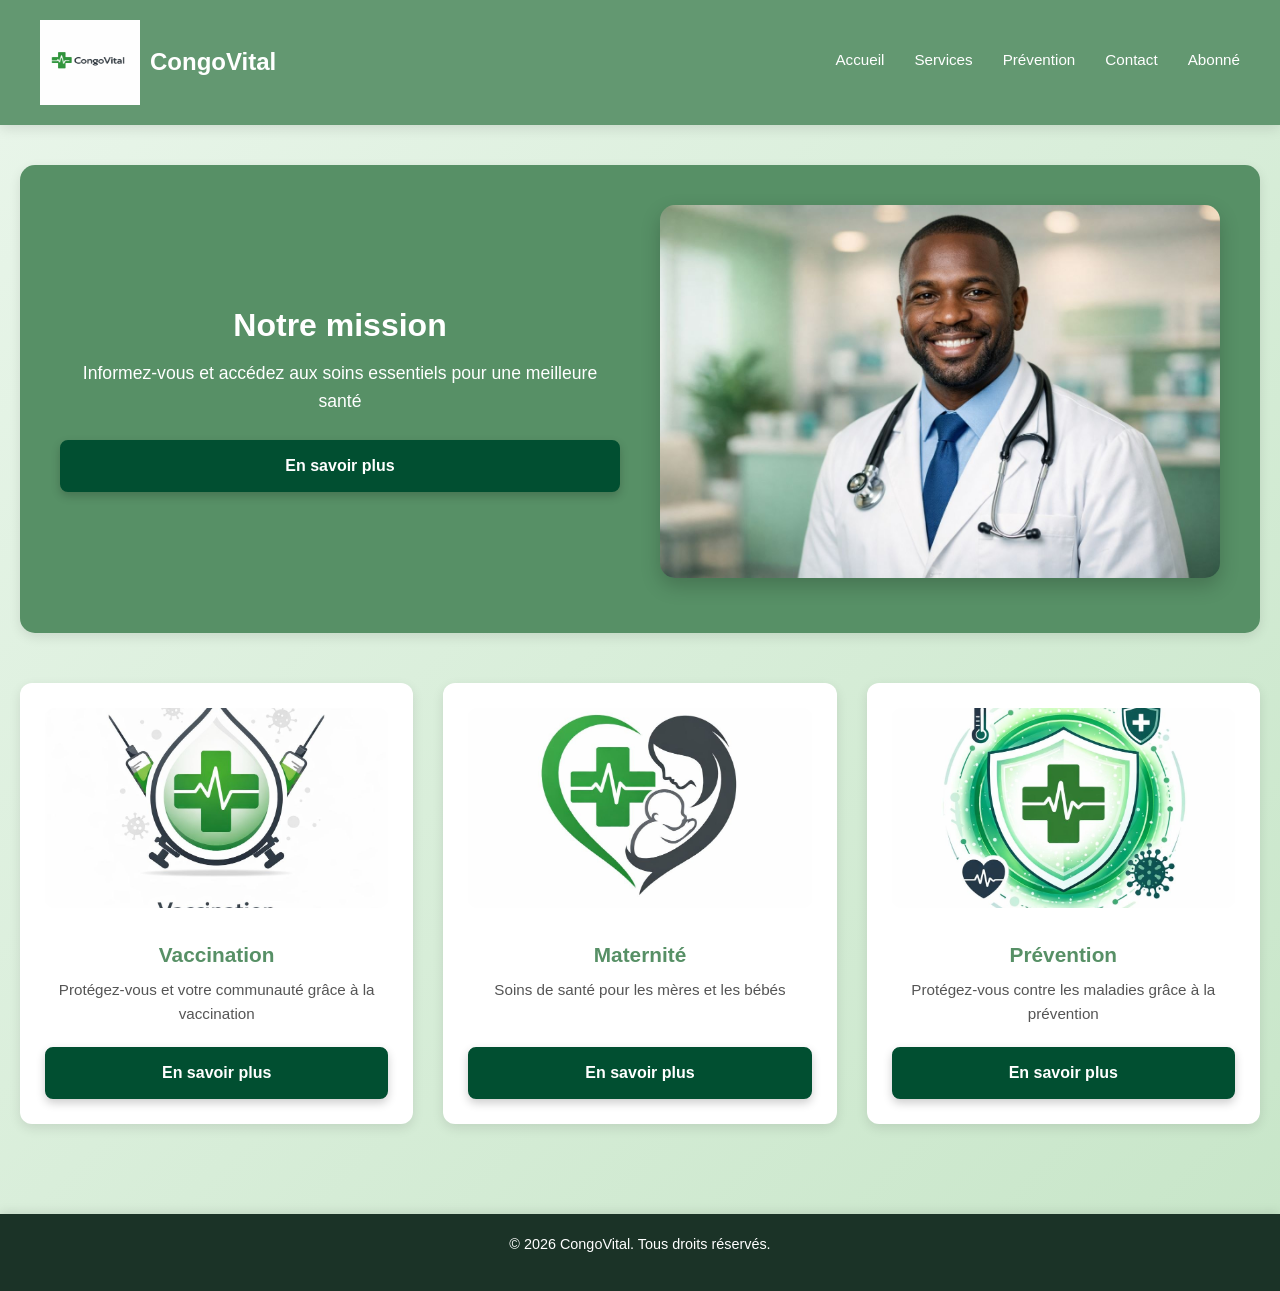
<file: code/index.html>
<!DOCTYPE html>
<html lang="fr">
<head>
    <meta charset="UTF-8">
    <meta name="viewport" content="width=device-width, initial-scale=1.0">
    <title>CongoVital - Santé Congo</title>
    <link href="https://cdnjs.cloudflare.com/ajax/libs/bootstrap/5.3.0/css/bootstrap.min.css" rel="stylesheet">
    <link rel="stylesheet" href="./frontend/css/common.css">
    <link rel="stylesheet" href="./frontend/css/index.css">
</head>
<body>
    <header>
        <div class="logo">
            <img src="./photos/logo.jpg" alt="Logo CongoVital" width="100px" height="85px">
            <h1>CongoVital</h1>
        </div>
        <nav class="navi">
            <ul>
                <li><a href="./index.html">Accueil</a></li>
                <li><a href="./frontend/html/services.html">Services</a></li>
                <li><a href="./frontend/html/prevention.html">Prévention</a></li>
                <li><a href="./frontend/html/contact.html">Contact</a></li>
                <li><a href="./frontend/html/abonne.html">Abonné</a></li>
            </ul>
        </nav>
    </header>

    <main>
        <section class="hero" id="accueil">
            <div class="hero-content">
                <h2>Notre mission </h2>
                <p>Informez-vous et accédez aux soins essentiels pour une meilleure santé</p>
                <a href="#services" class="btn">En savoir plus</a>
            </div>
            <div class="hero-image">
                <img src="./photos/docteur.jpg" alt="Médecin">
            </div>
        </section>

        <section class="services" id="services">
            <article class="service-card">
                <img src="./photos/vaccination.jpg" alt="Vaccination">
                <h2>Vaccination</h2>
                <p>Protégez-vous et votre communauté grâce à la vaccination</p>
                <a href="./frontend/html/services.html" class="btn">En savoir plus</a>
            </article>

            <article class="service-card">
                <img src="./photos/maternite.jpg" alt="Maternité">
                <h2>Maternité</h2>
                <p>Soins de santé pour les mères et les bébés</p>
                <a href="./frontend/html/services.html" class="btn">En savoir plus</a>
            </article>

            <article class="service-card">
                <img src="./photos/prevention.jpg" alt="Prévention">
                <h2>Prévention</h2>
                <p>Protégez-vous contre les maladies grâce à la prévention</p>
                <a href="./frontend/html/prevention.html" class="btn">En savoir plus</a>
            </article>
        </section>
    </main>

    <footer>
        <p>&copy; 2026 CongoVital. Tous droits réservés.</p>
    </footer>

    <script src="https://cdnjs.cloudflare.com/ajax/libs/bootstrap/5.3.0/js/bootstrap.bundle.min.js"></script>
</body>
</html>
</file>
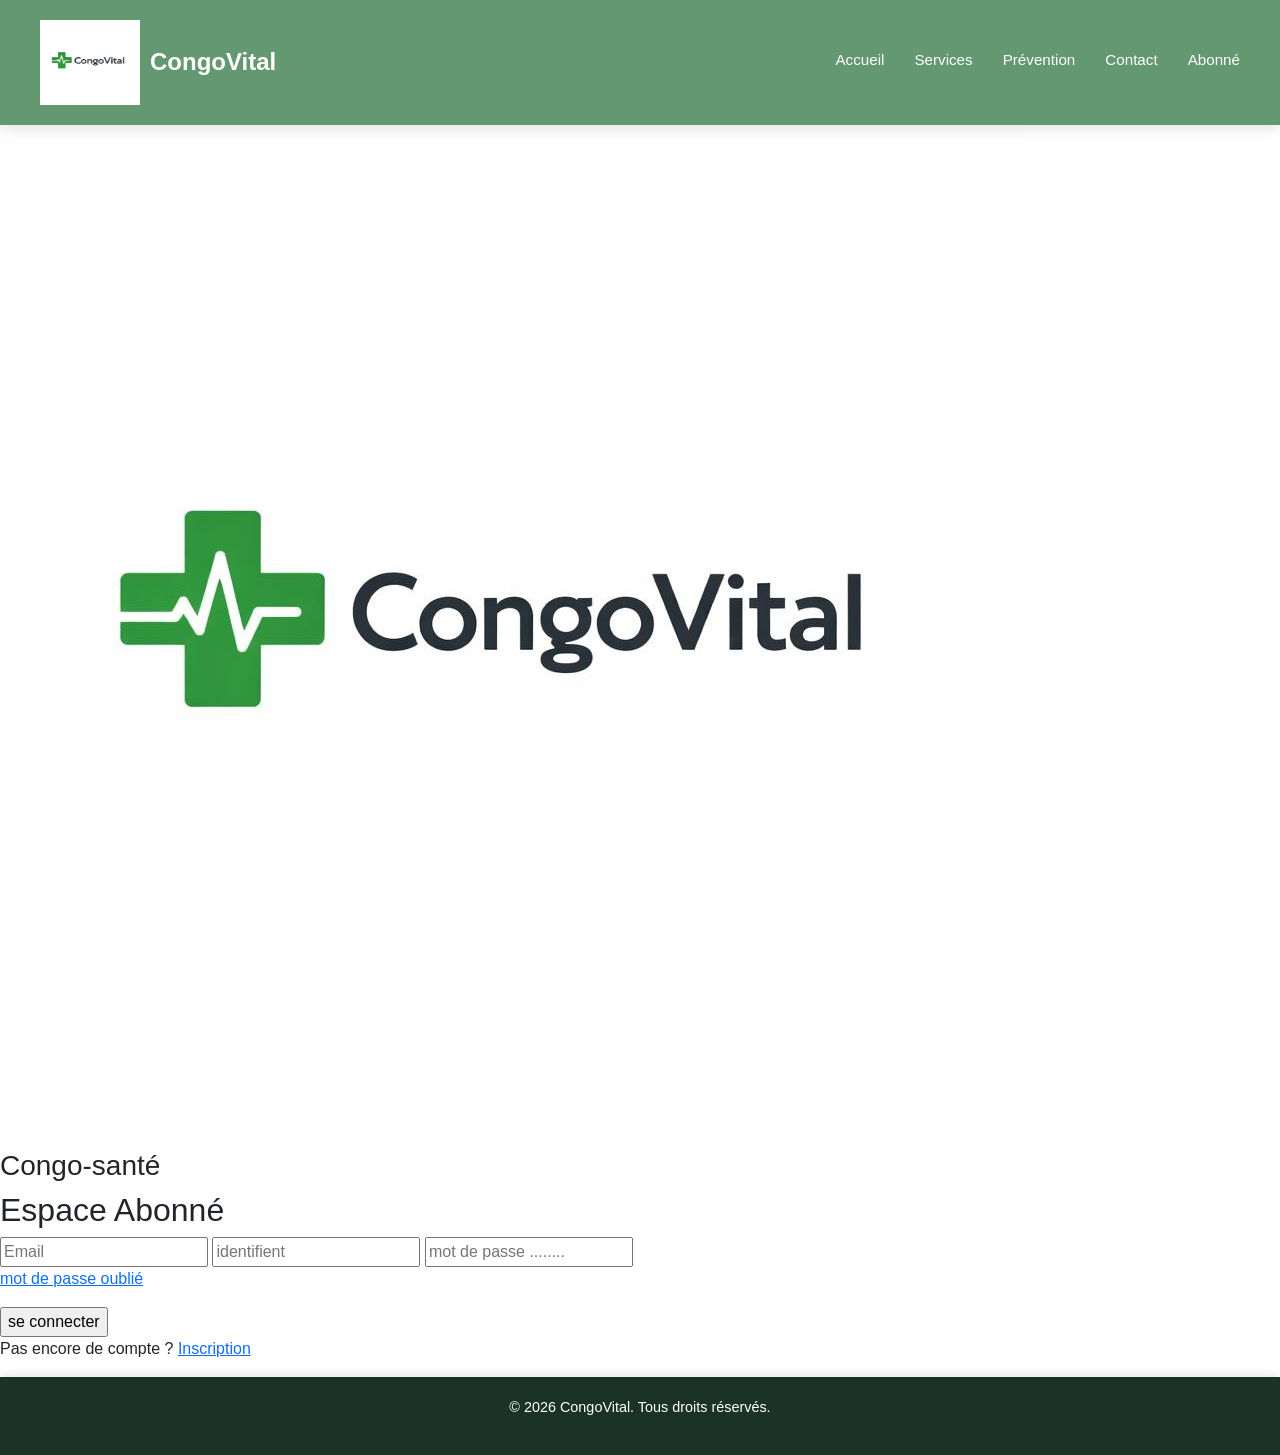
<file: code/frontend/html/abonne.html>
<!DOCTYPE html>
<html lang="fr">
<head>
    <meta charset="UTF-8">
    <meta name="viewport" content="width=device-width, initial-scale=1.0">
    <title>Abonné</title>
    <link href="https://cdnjs.cloudflare.com/ajax/libs/bootstrap/5.3.0/css/bootstrap.min.css" rel="stylesheet">
    <link rel="stylesheet" href="../css/common.css">

</head>
<body>
     <header>
        <div class="logo">
            <img src="../../photos/logo.jpg" alt="Logo CongoVital" width="100px" height="85px">
            <h1>CongoVital</h1>
        </div>
        <nav class="navi">
            <ul>
                <li><a href="../../index.html">Accueil</a></li>
                <li><a href="./services.html">Services</a></li>
                <li><a href="./prevention.html">Prévention</a></li>
                <li><a href="./contact.html">Contact</a></li>
                <li><a href="./abonne.html">Abonné</a></li>
            </ul>
        </nav>
    </header>
    <main>
        <section>
            <div>
                <div>
                    <img src="../../photos/logo.jpg" alt="">
                    <h3>Congo-santé</h3>
                </div>
                <div>
                    <h2>Espace Abonné</h2>
                </div>
                <div>
                    <form action="">
                        <input type="email" name="" id="" placeholder="Email">
                        <input type="text" placeholder="identifient">
                        <input type="password" placeholder="mot de passe ........">
                        <p><a href="./abonne.html">mot de passe oublié</a></p>
                        <input type="submit" value="se connecter">
                        <p>Pas encore de compte ? <a href="./inscription.html">Inscription</a></p>
                    </form>
                </div>
            </div>
        </section>
    </main>
    <footer>
        <p>&copy; 2026 CongoVital. Tous droits réservés.</p>
    </footer>
</body>
</html>
</file>
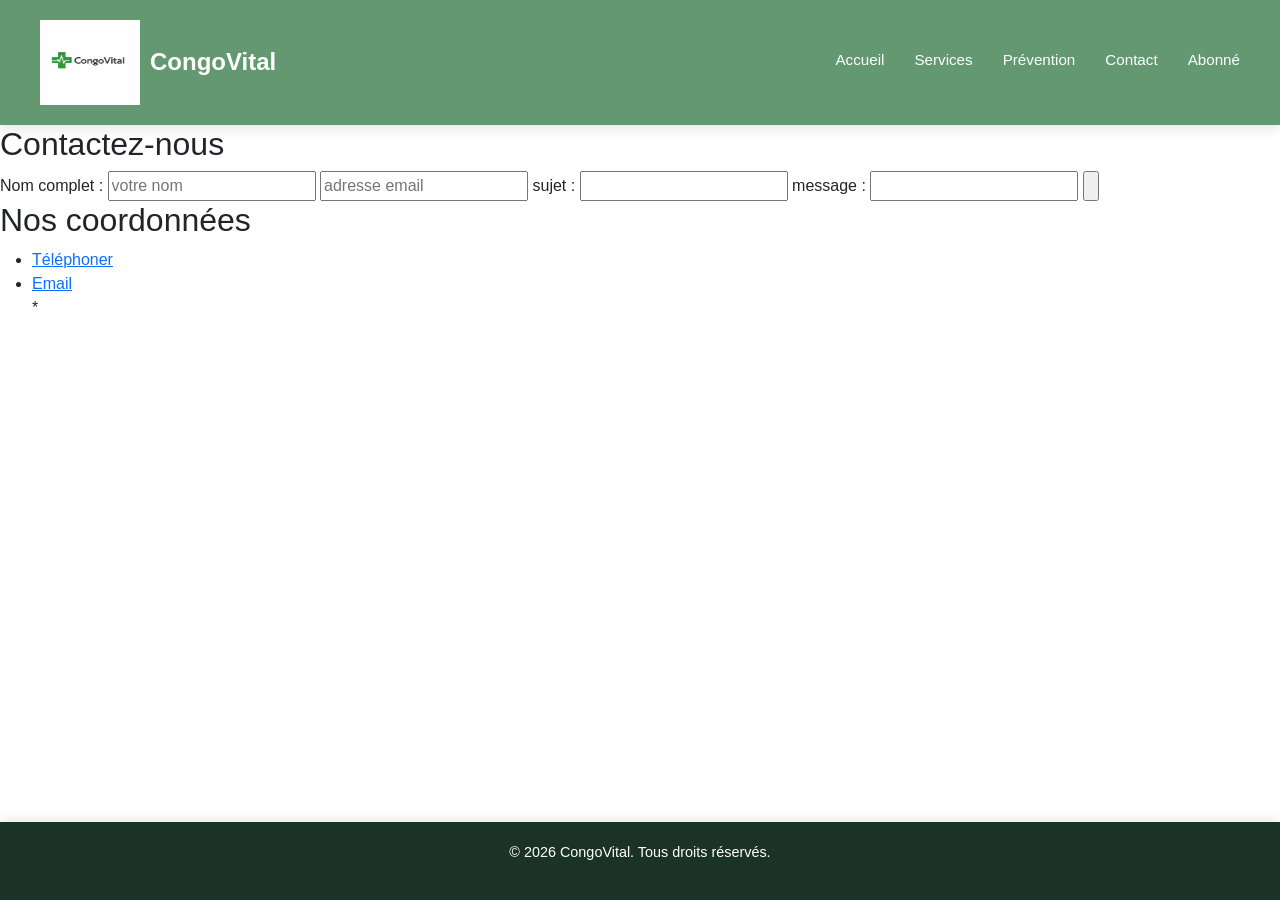
<file: code/frontend/html/contact.html>
<!DOCTYPE html>
<html lang="fr">
<head>
    <meta charset="UTF-8">
    <meta name="viewport" content="width=device-width, initial-scale=1.0">
    <title>Contact</title>
    <link href="https://cdnjs.cloudflare.com/ajax/libs/bootstrap/5.3.0/css/bootstrap.min.css" rel="stylesheet">
    <link rel="stylesheet" href="../css/common.css">

</head>
<body>
     <header>
        <div class="logo">
            <img src="../../photos/logo.jpg" alt="Logo CongoVital" width="100px" height="85px">
            <h1>CongoVital</h1>
        </div>
        <nav class="navi">
            <ul>
                <li><a href="../../index.html">Accueil</a></li>
                <li><a href="./services.html">Services</a></li>
                <li><a href="./prevention.html">Prévention</a></li>
                <li><a href="./contact.html">Contact</a></li>
                <li><a href="./abonne.html">Abonné</a></li>
            </ul>
        </nav>
    </header>
    <main>
        <section>
            <h2>Contactez-nous</h2>
            <form action="">
                <label for="name">Nom complet : </label>
                <input type="text" placeholder="votre nom">
                <input type="email" placeholder="adresse email">
                <label for="sujet">sujet : </label>
                <input type="text">
                <label for="message">message : </label>
                <input type="text">
                <input type="button" value="">
            </form>
        </section>
        <section>
            <h2>Nos coordonnées </h2>
            <nav>
                <ul>
                    <li> <a href="tel:+2431996048"> Téléphoner</a></li>
                    <li><a href="mailto:contact@congovital.cd">Email</a></li>
                    *
                </ul>
            </nav>
        </section>
    </main>
    <footer>
        <p>&copy; 2026 CongoVital. Tous droits réservés.</p>
    </footer>
</body>
</html>
</file>
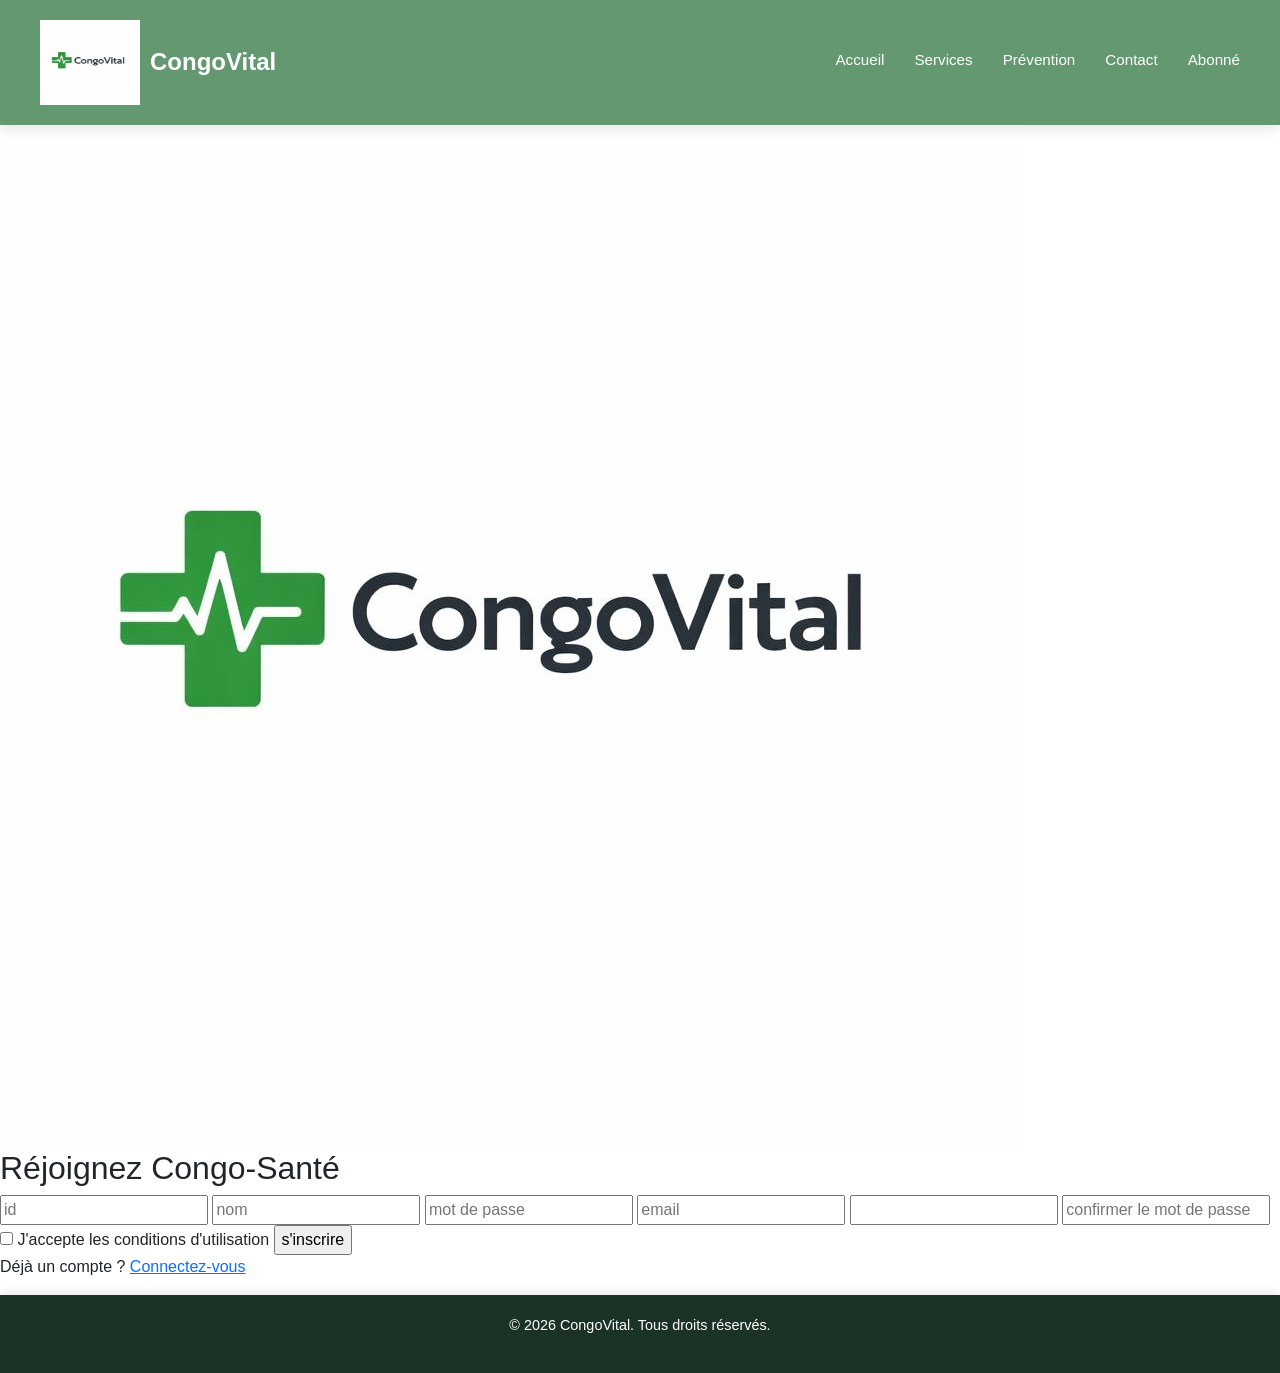
<file: code/frontend/html/inscription.html>
<!DOCTYPE html>
<html lang="fr">
<head>
    <meta charset="UTF-8">
    <meta name="viewport" content="width=device-width, initial-scale=1.0">
    <title>Inscription</title>
    <link href="https://cdnjs.cloudflare.com/ajax/libs/bootstrap/5.3.0/css/bootstrap.min.css" rel="stylesheet">
    <link rel="stylesheet" href="../css/common.css">

</head>
<body>
    <header>
        <div class="logo">
            <img src="../../photos/logo.jpg" alt="Logo CongoVital" width="100px" height="85px">
            <h1>CongoVital</h1>
        </div>
        <nav class="navi">
            <ul>
                <li><a href="../../index.html">Accueil</a></li>
                <li><a href="./services.html">Services</a></li>
                <li><a href="./prevention.html">Prévention</a></li>
                <li><a href="./contact.html">Contact</a></li>
                <li><a href="./abonne.html">Abonné</a></li>
            </ul>
        </nav>
    </header>
    <main>
        <section>
            <div>
                <img src="../../photos/logo.jpg" alt="">
                <h2>Réjoignez Congo-Santé</h2>
            </div>
            <div>
                <form action="">
                    <input type="text" placeholder="id">
                    <input type="text" placeholder="nom">
                    <input type="password" placeholder="mot de passe">
                    <input type="email" placeholder="email">
                    <input type="tel">
                    <input type="password" placeholder="confirmer le mot de passe">
                    <input type="checkbox"> <label for="">J'accepte les conditions d'utilisation</label>
                    <input type="submit" value="s'inscrire">
                </form>
                <p>Déjà un compte ? <a href="./abonne.html">Connectez-vous</a></p>
            </div>
        </section>
    </main>
    <footer>
        <p>&copy; 2026 CongoVital. Tous droits réservés.</p>
    </footer>
</body>
</html>
</file>
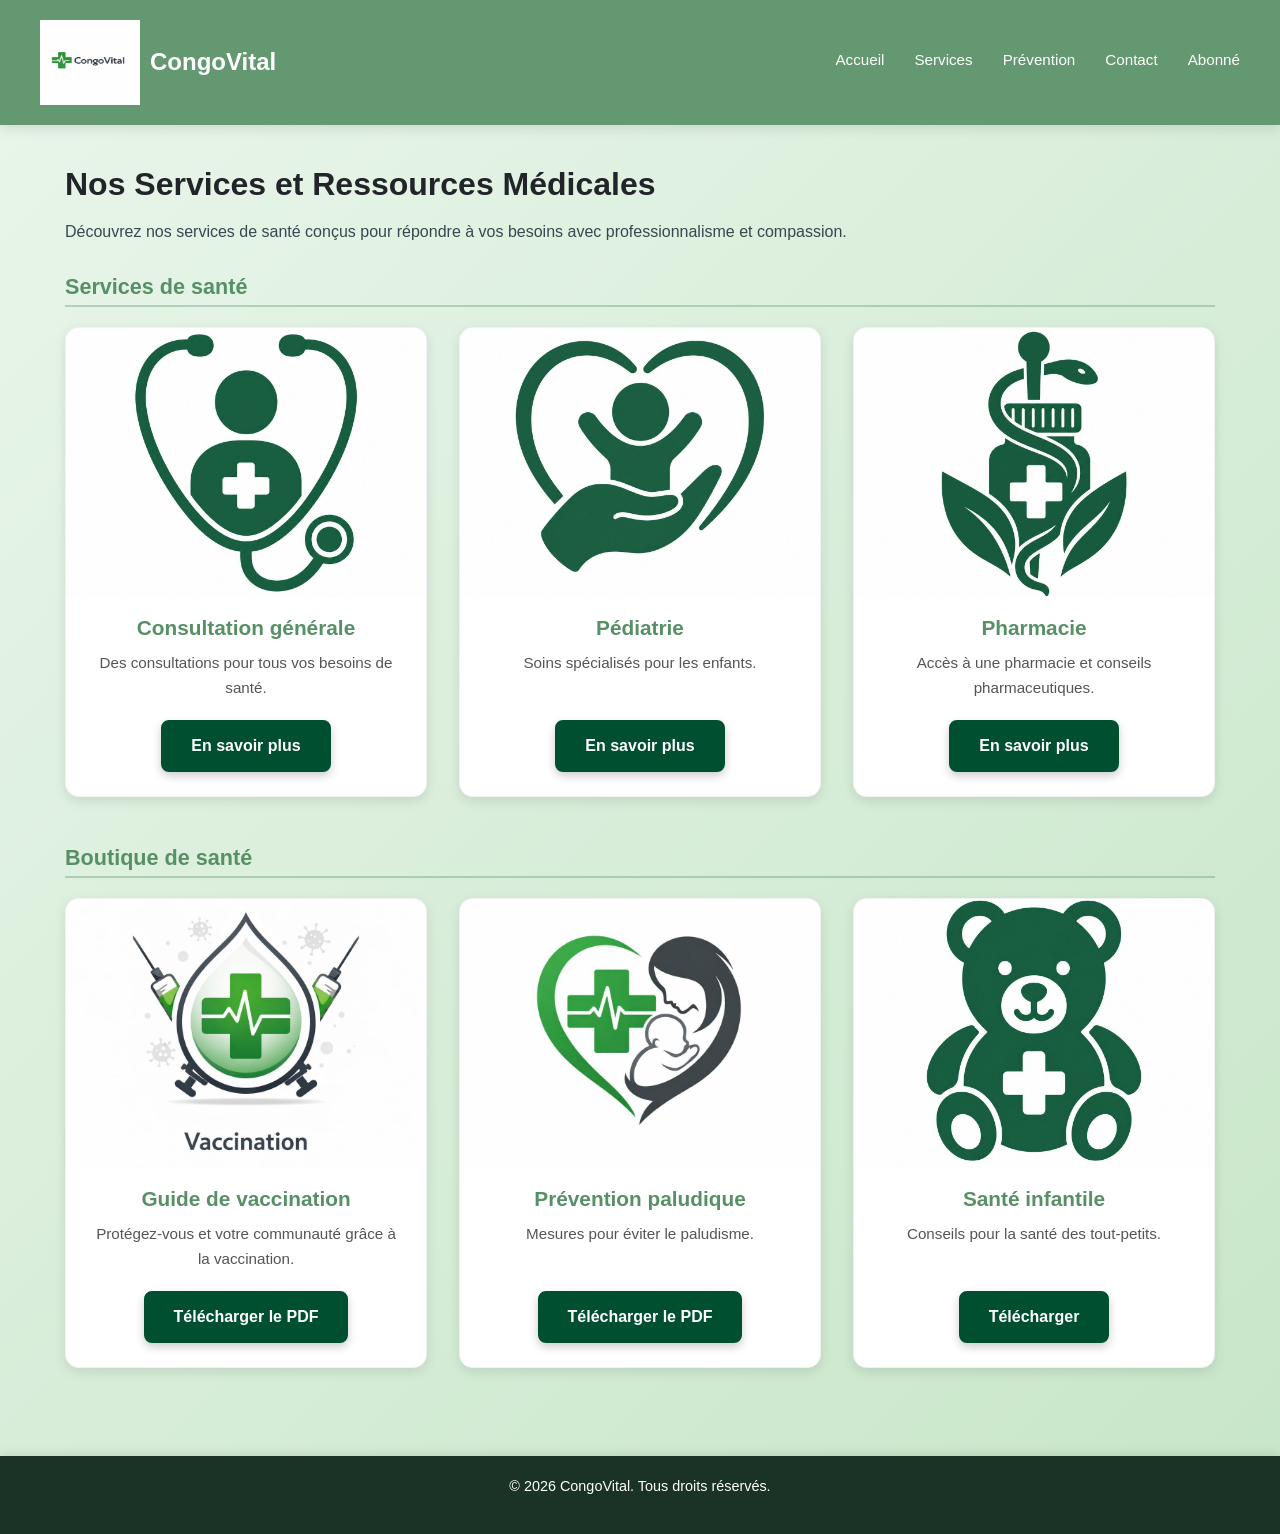
<file: code/frontend/html/services.html>
<!DOCTYPE html>
<html lang="fr">
<head>
    <meta charset="UTF-8">
    <meta name="viewport" content="width=device-width, initial-scale=1.0">
    <title>Services</title>
    <link href="https://cdnjs.cloudflare.com/ajax/libs/bootstrap/5.3.0/css/bootstrap.min.css" rel="stylesheet">
    <link rel="stylesheet" href="../css/common.css">
    <link rel="stylesheet" href="../css/service.css">
</head>
<body>

    <header>
        <div class="logo">
            <img src="../../photos/logo.jpg" alt="Logo CongoVital" width="100" height="85">
            <h1>CongoVital</h1>
        </div>
        <nav class="navi">
            <ul>
                <li><a href="../../index.html">Accueil</a></li>
                <li><a href="#">Services</a></li>
                <li><a href="./prevention.html">Prévention</a></li>
                <li><a href="./contact.html">Contact</a></li>
                <li><a href="./abonne.html">Abonné</a></li>
            </ul>
        </nav>
    </header>

    <main class="page-services">
        <section class="princ">
            <section class="sep">
                <h2>Nos Services et Ressources Médicales</h2>
                <p class="services-intro">
                    Découvrez nos services de santé conçus pour répondre à vos besoins avec professionnalisme et compassion.
                </p>

                <h3 class="services-heading">Services de santé</h3>
                <div class="services-grid">
                    <article class="service-card">
                        <div class="service-card__media">
                            <img src="../../photos/consultation.jpg" alt="Consultation médicale en cabinet" width="640" height="480" loading="lazy" decoding="async">
                        </div>
                        <h2>Consultation générale</h2>
                        <p>Des consultations pour tous vos besoins de santé.</p>
                        <a href="" class="btn">En savoir plus</a>
                    </article>
                    <article class="service-card">
                        <div class="service-card__media">
                            <img src="../../photos/pediatrie.jpg" alt="Soins pédiatriques pour les enfants" width="640" height="480" loading="lazy" decoding="async">
                        </div>
                        <h2>Pédiatrie</h2>
                        <p>Soins spécialisés pour les enfants.</p>
                        <a href="" class="btn">En savoir plus</a>
                    </article>
                    <article class="service-card">
                        <div class="service-card__media">
                            <img src="../../photos/pharmacie.jpg" alt="Pharmacie et conseils pharmaceutiques" width="640" height="480" loading="lazy" decoding="async">
                        </div>
                        <h2>Pharmacie</h2>
                        <p>Accès à une pharmacie et conseils pharmaceutiques.</p>
                        <a href="" class="btn">En savoir plus</a>
                    </article>
                </div>
            </section>

            <section class="sep">
                <h3 class="services-heading">Boutique de santé</h3>
                <div class="services-grid">
                    <article class="service-card">
                        <div class="service-card__media">
                            <img src="../../photos/vaccination.jpg" alt="Campagne de vaccination" width="640" height="480" loading="lazy" decoding="async">
                        </div>
                        <h2>Guide de vaccination</h2>
                        <p>Protégez-vous et votre communauté grâce à la vaccination.</p>
                        <a href="./prevention.html" class="btn">Télécharger le PDF</a>
                    </article>

                    <article class="service-card">
                        <div class="service-card__media">
                            <img src="../../photos/maternite.jpg" alt="Prévention du paludisme" width="640" height="480" loading="lazy" decoding="async">
                        </div>
                        <h2>Prévention paludique</h2>
                        <p>Mesures pour éviter le paludisme.</p>
                        <a href="./prevention.html" class="btn">Télécharger le PDF</a>
                    </article>

                    <article class="service-card">
                        <div class="service-card__media">
                            <img src="../../photos/consultation_gen.jpg" alt="Santé infantile et conseils" width="640" height="480" loading="lazy" decoding="async">
                        </div>
                        <h2>Santé infantile</h2>
                        <p>Conseils pour la santé des tout-petits.</p>
                        <a href="./prevention.html" class="btn">Télécharger</a>
                    </article>
                </div>
            </section>
        </section>
    </main>

    <footer>
        <p>&copy; 2026 CongoVital. Tous droits réservés.</p>
    </footer>

    <script src="https://cdnjs.cloudflare.com/ajax/libs/bootstrap/5.3.0/js/bootstrap.bundle.min.js"></script>
</body>
</html>
</file>
<file: code/frontend/css/common.css>
:root {
    --header-bg: #639871;
    --button-bg: #014F31;
    --button-hover: #023d26;
    --white: #ffffff;
    --shadow: 0 4px 12px rgba(0, 0, 0, 0.1);
}

* {
    box-sizing: border-box;
}

html, body {
    margin: 0;
    padding: 0;
    font-family: 'Segoe UI', Tahoma, Geneva, Verdana, sans-serif;
}

body {
    min-height: 100vh;
    display: flex;
    flex-direction: column;
}

header {
    background-color: var(--header-bg);
    color: var(--white);
    padding: 20px 40px;
    display: flex;
    flex-wrap: wrap;
    justify-content: space-between;
    align-items: center;
    gap: 20px;
    box-shadow: var(--shadow);
    position: sticky;
    top: 0;
    z-index: 100;
}

header .logo {
    display: flex;
    align-items: center;
    justify-content: center;
    gap: 10px;
    flex-shrink: 0;
}

header .logo h1 {
    font-size: 1.5em;
    font-weight: 700;
    margin: 0;
}

.logo img {
    margin-right: 0;
    transition: transform 0.3s;
}

.logo img:hover {
    transform: scale(1.05);
}

.navi ul {
    list-style: none;
    display: flex;
    gap: 30px;
    color: var(--white);
    flex-wrap: wrap;
    margin: 0;
    padding: 0;
}

.navi ul li a {
    color: var(--white);
    text-decoration: none;
    display: inline-block;
    font-size: 0.95em;
    font-weight: 500;
    transition: all 0.3s ease;
    position: relative;
    padding-bottom: 5px;
}

.navi ul li a::after {
    content: '';
    position: absolute;
    width: 0;
    height: 2px;
    bottom: 0;
    left: 0;
    background-color: #C8E6C9;
    transition: width 0.3s ease;
}

.navi ul li a:hover::after {
    width: 100%;
}

.navi ul li a:hover {
    color: #C8E6C9;
}

main {
    flex: 1;
}

footer {
    background-color: #1B3327;
    color: var(--white);
    text-align: center;
    padding: 20px;
    font-size: 0.9em;
    box-shadow: 0 -2px 10px rgba(0, 0, 0, 0.1);
}

@media (max-width: 768px) {
    header {
        flex-direction: column;
        gap: 15px;
        padding: 15px 20px;
    }

    header .logo h1 {
        font-size: 1.2em;
    }

    .logo img {
        width: 70px;
        height: auto;
    }

    .navi ul {
        justify-content: center;
        gap: 15px;
    }
}

@media (max-width: 480px) {
    header {
        padding: 12px 15px;
    }

    .navi ul {
        flex-direction: column;
        gap: 8px;
        text-align: center;
    }

    .navi ul li a {
        font-size: 0.85em;
    }

    footer {
        font-size: 0.8em;
        padding: 12px;
    }
}
</file>
<file: code/frontend/css/index.css>
:root {
    --header-bg : #639871;
    --hero-bg : #579066;
    --button-bg : #014F31;
    --button-hover: #023d26;
    --white: #ffffff;
    --light-gray: #f8f9fa;
    --shadow: 0 4px 12px rgba(0, 0, 0, 0.1);
}
* {
    box-sizing: border-box;
}
html, body {
    margin: 0;
    padding: 0;
    font-family: 'Segoe UI', Tahoma, Geneva, Verdana, sans-serif;
    scroll-behavior: smooth;
}

header {
   background-color: var(--header-bg);
    color: white;
    padding: 20px 40px; 
    display: flex;
    flex-wrap: wrap;
    justify-content: space-between;
    align-items: center;
    gap: 20px;
    box-shadow: var(--shadow);
    position: sticky;
    top: 0;
    z-index: 100;
}
header .logo {
    display: flex;
    align-items: center;
    justify-content: center;
    gap: 10px;
    flex-shrink: 0;
}
header .logo h1 {
    /* margin: 0; */
    font-size: 1.5em;
    font-weight: 700;
}
.logo img {
    margin-right: 0;
    transition: transform 0.3s;
}
.logo img:hover {
    transform: scale(1.05);
}
.navi ul {
    list-style: none;
    display: flex;
    gap: 30px;
    color: white;
    flex-wrap: wrap;
    margin: 0;
    padding: 0;
}
.navi ul li a {
    color: white;
    text-decoration: none;
    display: inline-block;
    font-size: 0.95em;
    font-weight: 500;
    transition: all 0.3s ease;
    position: relative;
    padding-bottom: 5px;
}
.navi ul li a::after {
    content: '';
    position: absolute;
    width: 0;
    height: 2px;
    bottom: 0;
    left: 0;
    background-color: #C8E6C9;
    transition: width 0.3s ease;
}
.navi ul li a:hover::after{
    width: 100%;
}
.navi ul li a:hover{
    color: #C8E6C9;
}

main {
    padding: 40px 20px;
    background: linear-gradient(135deg, #E8F5E9 0%, #C8E6C9 100%);
    margin: 0;
    min-height: calc(100vh - 200px);
}
.myst {
    background-color: var(--hero-bg);
    display: flex;
    flex-wrap: wrap;
    color: #C8E6C9;
    margin-top: 0;
    gap: 20px;
    padding: 20px;
    align-items: center;
}
.m1 {
    flex: 1;
    min-width: 250px;
}
.m1 h2{
    color: var(--white);
}
.m1 p {
    color: var(--white);
    font-size: 1.25em;
}

/* Section héros (nouvelle structure) */
.hero {
    background-color: var(--hero-bg);
    display: flex;
    flex-wrap: wrap;
    color: #C8E6C9;
    margin-top: 0;
    gap: 40px;
    padding: 40px;
    align-items: center;
    border-radius: 15px;
    box-shadow: var(--shadow);
    margin-bottom: 50px;
}
.hero-content {
    flex: 1;
    min-width: 250px;
    animation: slideInLeft 0.8s ease;
}
.hero-content h2 {
    color: var(--white);
    font-size: 2em;
    font-weight: 700;
    margin-bottom: 15px;
}
.hero-content p {
    color: var(--white);
    font-size: 1.1em;
    line-height: 1.6;
    margin-bottom: 25px;
}
.m2 {
    display: flex;
    align-items: center;
    justify-content: center;
    flex: 1;
    min-width: 250px;
}
.m2 img {
    width: 100%;
    max-width: 600px;
    height: auto;
    border-radius: 10px;
}

/* Image héros (nouvelle structure) */
.hero-image {
    display: flex;
    align-items: center;
    justify-content: center;
    flex: 1;
    min-width: 250px;
    animation: slideInRight 0.8s ease;
}
.hero-image img {
    width: 100%;
    max-width: 600px;
    height: auto;
    border-radius: 15px;
    box-shadow: 0 8px 20px rgba(0, 0, 0, 0.2);
    transition: transform 0.3s ease;
}
.hero-image img:hover {
    transform: scale(1.02);
}

button a {
    color: #C8E6C9;
    text-decoration: none;
    padding: 5px 4px 0px ;
}

/* Style pour les liens en tant que boutons */
.btn {
    display: inline-block;
    background-color: var(--button-bg);
    padding: 12px 28px;
    font-size: 1em;
    color: white;
    text-decoration: none;
    border: 2px solid var(--button-bg);
    border-radius: 8px;
    box-shadow: 0 4px 10px rgba(0, 0, 0, 0.2);
    transition: all 0.3s ease;
    cursor: pointer;
    font-weight: 600;
}

.btn:hover {
    background-color: var(--button-hover);
    border-color: var(--button-hover);
    box-shadow: 0 6px 15px rgba(0, 0, 0, 0.3);
    transform: translateY(-2px);
    color: white;
}

.btn:active {
    box-shadow: 0 2px 5px rgba(0, 0, 0, 0.2);
    transform: translateY(0);
}

section {
    margin-bottom: 20px;
    background: #FFFFFF;
    display: flex;
    flex-wrap: wrap;
    gap: 20px;
    padding: 20px;
}

section > div {
    flex: 1;
    min-width: 280px;
    display: flex;
    flex-direction: column;
    text-align: center;
}

section > div img {
    width: 100%;
    height: auto;
    margin-bottom: 15px;
    border-radius: 5px;
}

/* Section services avec articles (cartes) */
.services {
    margin-bottom: 50px;
    background: transparent;
    display: flex;
    flex-wrap: wrap;
    gap: 30px;
    padding: 0;
}

.service-card {
    flex: 1;
    min-width: 280px;
    display: flex;
    flex-direction: column;
    text-align: center;
    background: white;
    padding: 25px;
    border-radius: 12px;
    box-shadow: var(--shadow);
    transition: all 0.3s ease;
    overflow: hidden;
}

.service-card:hover {
    transform: translateY(-8px);
    box-shadow: 0 12px 24px rgba(0, 0, 0, 0.15);
}

.service-card img {
    width: 100%;
    height: 200px;
    object-fit: cover;
    margin-bottom: 20px;
    border-radius: 10px;
    transition: transform 0.3s ease;
}

.service-card:hover img {
    transform: scale(1.05);
}

.service-card h2 {
    margin: 15px 0 10px;
    font-size: 1.3em;
    font-weight: 700;
    color: var(--hero-bg);
}

.service-card p {
    flex-grow: 1;
    margin-bottom: 20px;
    color: #555;
    line-height: 1.6;
    font-size: 0.95em;
}

button{
    background-color: var(--button-bg);
    padding: 15px 30px;
    width: 100%;
    max-width: 275px;
    font-size: 1.25em;
    color: white;
    border: 1px solid rgba(0, 0, 0, .2);
    border-radius: 5px;
    box-shadow: 0 2px 0 rgba(0, 55, 135, );
    margin: 0 auto;
}
button:hover {
    cursor: pointer;
}
button:active{
    box-shadow: none;
    margin-top: 2px;
    position: relative;
    top: 2px ;
}
footer {
    background-color: #1B3327;
    color: white;
    text-align: center;
    padding: 20px;
    font-size: 0.9em;
    box-shadow: 0 -2px 10px rgba(0, 0, 0, 0.1);
}

/* Animations */
@keyframes slideInLeft {
    from {
        opacity: 0;
        transform: translateX(-30px);
    }
    to {
        opacity: 1;
        transform: translateX(0);
    }
}

@keyframes slideInRight {
    from {
        opacity: 0;
        transform: translateX(30px);
    }
    to {
        opacity: 1;
        transform: translateX(0);
    }
}

/* Media Queries - Tablette et écrans moyens */
@media (max-width: 768px) {
    header {
        flex-direction: column;
        gap: 15px;
        padding: 15px 20px;
    }
    
    header .logo {
        width: 100%;
        justify-content: center;
    }
    
    header .logo h1 {
        font-size: 1.2em;
    }
    
    .logo img {
        width: 70px;
        height: auto;
    }
    
    .navi {
        width: 100%;
    }
    
    .navi ul {
        justify-content: center;
        gap: 15px;
    }
    
    .navi ul li a {
        font-size: 0.9em;
    }
    
    main {
        padding: 15px;
        margin-bottom: 60px;
    }
    
    .hero {
        flex-direction: column;
        padding: 25px;
        gap: 25px;
        margin-bottom: 40px;
    }
    
    .hero-content,
    .hero-image {
        width: 100%;
        min-width: unset;
    }
    
    .hero-content h2 {
        font-size: 1.5em;
    }
    
    .hero-content p {
        font-size: 1em;
    }
    
    .services {
        gap: 15px;
        margin-bottom: 40px;
    }
    
    .service-card {
        min-width: 100%;
        padding: 20px;
    }
    
    .btn {
        font-size: 0.95em;
        padding: 10px 20px;
        width: 100%;
    }
    
    footer {
        font-size: 0.85em;
        padding: 15px;
    }
}

/* Media Queries - Téléphones */
@media (max-width: 480px) {
    header {
        flex-direction: column;
        gap: 12px;
        padding: 12px 15px;
    }
    
    header .logo {
        width: 100%;
    }
    
    header .logo h1 {
        font-size: 1em;
        margin-left: 10px;
    }
    
    .logo img {
        width: 60px;
        height: auto;
    }
    
    .navi ul {
        flex-direction: column;
        gap: 8px;
        text-align: center;
    }
    
    .navi ul li a {
        font-size: 0.85em;
    }
    
    main {
        padding: 10px;
        margin-bottom: 80px;
    }
    
    .hero {
        flex-direction: column;
        padding: 15px;
        gap: 15px;
        margin-bottom: 30px;
    }
    
    .hero-content h2 {
        font-size: 1.3em;
    }
    
    .hero-content p {
        font-size: 0.9em;
    }
    
    .services {
        gap: 10px;
        margin-bottom: 30px;
    }
    
    .service-card {
        min-width: 100%;
        padding: 15px;
    }
    
    .service-card h2 {
        font-size: 1.1em;
    }
    
    .service-card p {
        font-size: 0.9em;
    }
    
    .service-card img {
        height: 150px;
    }
    
    .btn {
        font-size: 0.9em;
        padding: 10px 15px;
        width: 100%;
    }
    
    footer {
        font-size: 0.75em;
        padding: 10px;
    }
}
</file>
<file: code/frontend/css/service.css>
:root {
    --header-bg : #639871;
    --hero-bg : #579066;
    --button-bg : #014F31;
    --button-hover: #023d26;
    --white: #ffffff;
    --light-gray: #f8f9fa;
    --shadow: 0 4px 12px rgba(0, 0, 0, 0.1);
}
* {
    box-sizing: border-box;
}

html, body {
    margin: 0;
    padding: 0;
    font-family: 'Segoe UI', Tahoma, Geneva, Verdana, sans-serif;
    scroll-behavior: smooth;
}

button {
    background-color: var(--button-bg);
}

button:hover {
    background-color: var(--button-hover);
}

button a {
    text-decoration: none;
    color: var(--white);
}

button a {
    color: #C8E6C9;
    text-decoration: none;
    padding: 5px 4px 0px ;
}

/* Style pour les liens en tant que boutons */
.btn {
    display: inline-block;
    background-color: var(--button-bg);
    padding: 12px 28px;
    font-size: 1em;
    color: white;
    text-decoration: none;
    border: 2px solid var(--button-bg);
    border-radius: 8px;
    box-shadow: 0 4px 10px rgba(0, 0, 0, 0.2);
    transition: all 0.3s ease;
    cursor: pointer;
    font-weight: 600;
}

.btn:hover {
    background-color: var(--button-hover);
    border-color: var(--button-hover);
    box-shadow: 0 6px 15px rgba(0, 0, 0, 0.3);
    transform: translateY(-2px);
    color: white;
}

.btn:active {
    box-shadow: 0 2px 5px rgba(0, 0, 0, 0.2);
    transform: translateY(0);
}

header {
   background-color: var(--header-bg);
    color: white;
    padding: 20px 40px;
    display: flex;
    flex-wrap: wrap;
    justify-content: space-between;
    align-items: center;
    gap: 20px;
    box-shadow: var(--shadow);
    position: sticky;
    top: 0;
    z-index: 100;
}
header .logo {
    display: flex;
    align-items: center;
    justify-content: center;
    gap: 10px;
    flex-shrink: 0;
}
header .logo h1 {
    font-size: 1.5em;
    font-weight: 700;
}
.logo img {
    margin-right: 0;
    transition: transform 0.3s;
}
.logo img:hover {
    transform: scale(1.05);
}
.navi ul {
    list-style: none;
    display: flex;
    gap: 30px;
    color: white;
    flex-wrap: wrap;
    margin: 0;
    padding: 0;
}
.navi ul li a {
    color: white;
    text-decoration: none;
    display: inline-block;
    font-size: 0.95em;
    font-weight: 500;
    transition: all 0.3s ease;
    position: relative;
    padding-bottom: 5px;
}
.navi ul li a::after {
    content: '';
    position: absolute;
    width: 0;
    height: 2px;
    bottom: 0;
    left: 0;
    background-color: #C8E6C9;
    transition: width 0.3s ease;
}
.navi ul li a:hover::after{
    width: 100%;
}
.navi ul li a:hover{
    color: #C8E6C9;
}
main.page-services {
    padding: 40px 20px;
    background: linear-gradient(135deg, #E8F5E9 0%, #C8E6C9 100%);
    min-height: calc(100vh - 200px);
    margin: 0;
}
.page-services h2 {
    font-size: 2em;
    margin-top: 0;
    margin-bottom: 0.5em;
    font-weight: bold;
}

.princ {
    margin-left: 45px;
    margin-right: 45px;
}

.sep {
    margin-bottom: 48px;
}

.services-intro {
    text-align: left;
    max-width: 56rem;
    margin-bottom: 1.75rem;
    color: #37474f;
    line-height: 1.65;
}

.services-heading {
    font-size: 1.35rem;
    font-weight: 700;
    color: var(--hero-bg);
    margin: 0 0 1.25rem;
    padding-bottom: 0.35rem;
    border-bottom: 2px solid rgba(87, 144, 102, 0.35);
}

/* Grille de cartes — page Services uniquement */
.page-services .services-grid {
    display: grid;
    grid-template-columns: repeat(auto-fill, minmax(min(100%, 280px), 1fr));
    gap: clamp(20px, 3vw, 32px);
    align-items: stretch;
}

.page-services .service-card {
    display: flex;
    flex-direction: column;
    text-align: center;
    background: white;
    padding: 0;
    border-radius: 14px;
    box-shadow: var(--shadow);
    transition: transform 0.3s ease, box-shadow 0.3s ease;
    overflow: hidden;
    border: 1px solid rgba(0, 0, 0, 0.05);
}

.page-services .service-card:hover {
    transform: translateY(-8px);
    box-shadow: 0 14px 28px rgba(0, 0, 0, 0.12);
}

/* Zone image : ratio uniforme, pas de déformation */
.page-services .service-card__media {
    position: relative;
    width: 100%;
    aspect-ratio: 4 / 3;
    overflow: hidden;
    background: linear-gradient(145deg, #e0ebe3 0%, #cfd8dc 100%);
}

.page-services .service-card__media img {
    width: 100%;
    height: 100%;
    object-fit: cover;
    object-position: center;
    display: block;
    transition: transform 0.45s ease;
}

.page-services .service-card:hover .service-card__media img {
    transform: scale(1.06);
}

.page-services .service-card > h2 {
    margin: 18px 24px 10px;
    font-size: 1.3em;
    font-weight: 700;
    color: var(--hero-bg);
}

.page-services .service-card > p {
    flex-grow: 1;
    margin: 0 24px 20px;
    color: #555;
    line-height: 1.6;
    font-size: 0.95em;
}

.page-services .service-card > .btn {
    align-self: center;
    margin: 0 24px 24px;
}

@media (max-width: 768px) {
    .princ {
        margin-left: 16px;
        margin-right: 16px;
    }

    main.page-services {
        padding: 28px 14px;
    }

    .page-services h2 {
        font-size: 1.65em;
    }
}

@media (max-width: 480px) {
    .princ {
        margin-left: 12px;
        margin-right: 12px;
    }

    .page-services .service-card__media {
        aspect-ratio: 16 / 10;
    }
}
</file>
